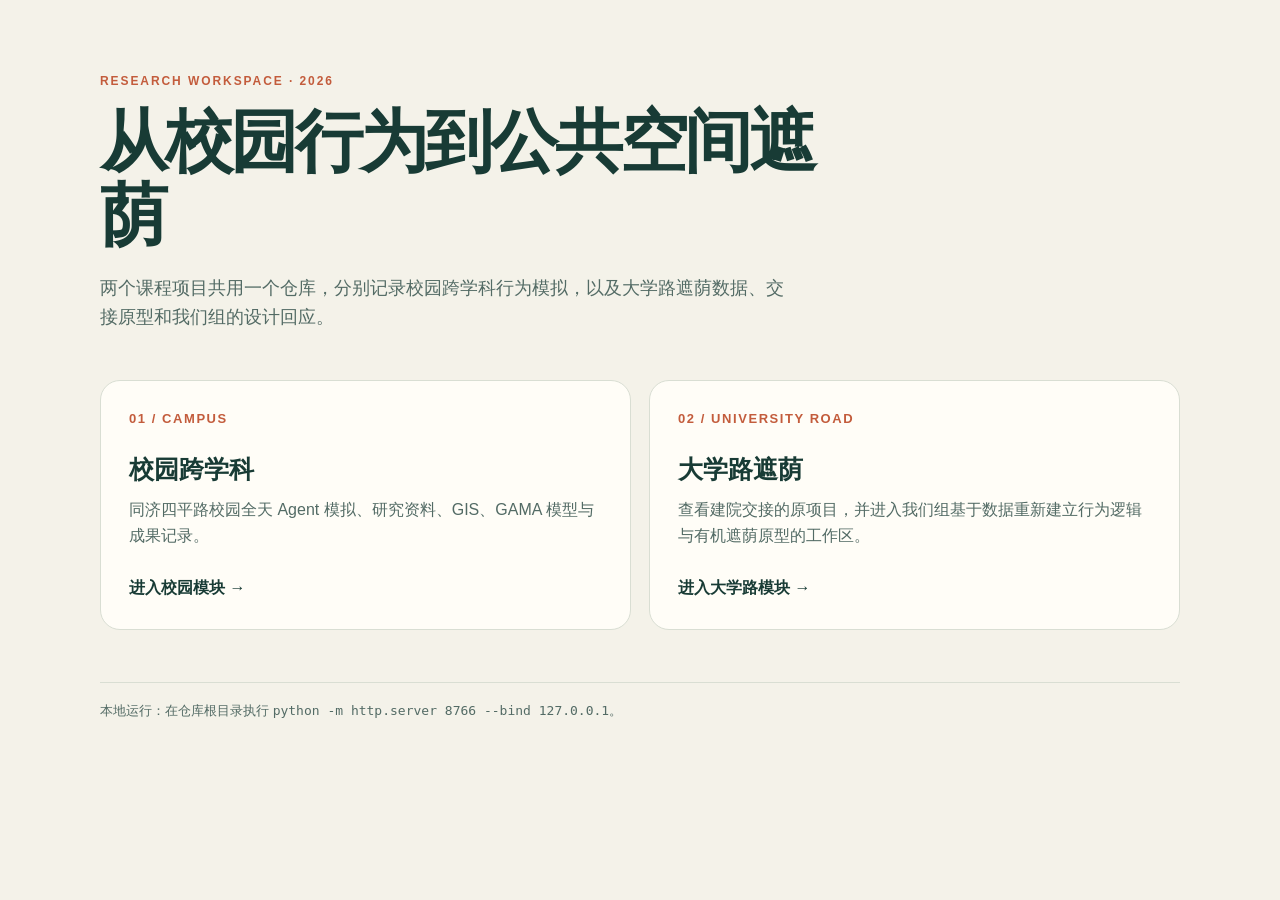
<file: index.html>
<!doctype html>
<html lang="zh-CN">
<head>
  <meta charset="utf-8">
  <meta name="viewport" content="width=device-width, initial-scale=1">
  <meta name="theme-color" content="#183b35">
  <title>课程研究 · 项目入口</title>
  <style>
    :root { color-scheme: light; --ink:#183b35; --muted:#536b65; --paper:#f4f2e9; --card:#fffdf7; --line:#d9ded3; --accent:#c35c3c; }
    * { box-sizing:border-box; }
    body { margin:0; color:var(--ink); background:var(--paper); font:16px/1.6 "Segoe UI","Microsoft YaHei",sans-serif; }
    main { width:min(100% - 40px, 1080px); margin:0 auto; padding:72px 0; }
    .eyebrow { margin:0 0 14px; color:var(--accent); font-size:12px; font-weight:700; letter-spacing:.16em; text-transform:uppercase; }
    h1 { max-width:760px; margin:0; font-size:clamp(36px,7vw,68px); line-height:1.08; letter-spacing:-.045em; }
    .intro { max-width:700px; margin:22px 0 48px; color:var(--muted); font-size:18px; }
    .projects { display:grid; grid-template-columns:repeat(auto-fit,minmax(280px,1fr)); gap:18px; }
    .card { display:flex; min-height:250px; flex-direction:column; padding:28px; border:1px solid var(--line); border-radius:20px; background:var(--card); text-decoration:none; color:inherit; transition:transform .18s ease,border-color .18s ease; }
    .card:hover { transform:translateY(-3px); border-color:var(--accent); }
    .number { color:var(--accent); font-size:13px; font-weight:700; letter-spacing:.12em; }
    h2 { margin:20px 0 8px; font-size:25px; }
    .card p { margin:0; color:var(--muted); }
    .action { margin-top:auto; padding-top:24px; font-weight:700; }
    footer { margin-top:52px; padding-top:18px; border-top:1px solid var(--line); color:var(--muted); font-size:13px; }
    @media (prefers-reduced-motion: reduce) { .card { transition:none; } .card:hover { transform:none; } }
  </style>
</head>
<body>
  <main>
    <p class="eyebrow">Research workspace · 2026</p>
    <h1>从校园行为到公共空间遮荫</h1>
    <p class="intro">两个课程项目共用一个仓库，分别记录校园跨学科行为模拟，以及大学路遮荫数据、交接原型和我们组的设计回应。</p>
    <section class="projects" aria-label="项目模块">
      <a class="card" href="./01_校园跨学科/">
        <span class="number">01 / CAMPUS</span>
        <h2>校园跨学科</h2>
        <p>同济四平路校园全天 Agent 模拟、研究资料、GIS、GAMA 模型与成果记录。</p>
        <span class="action">进入校园模块 →</span>
      </a>
      <a class="card" href="./02_大学路遮荫/">
        <span class="number">02 / UNIVERSITY ROAD</span>
        <h2>大学路遮荫</h2>
        <p>查看建院交接的原项目，并进入我们组基于数据重新建立行为逻辑与有机遮荫原型的工作区。</p>
        <span class="action">进入大学路模块 →</span>
      </a>
    </section>
    <footer>本地运行：在仓库根目录执行 <code>python -m http.server 8766 --bind 127.0.0.1</code>。</footer>
  </main>
</body>
</html>
</file>
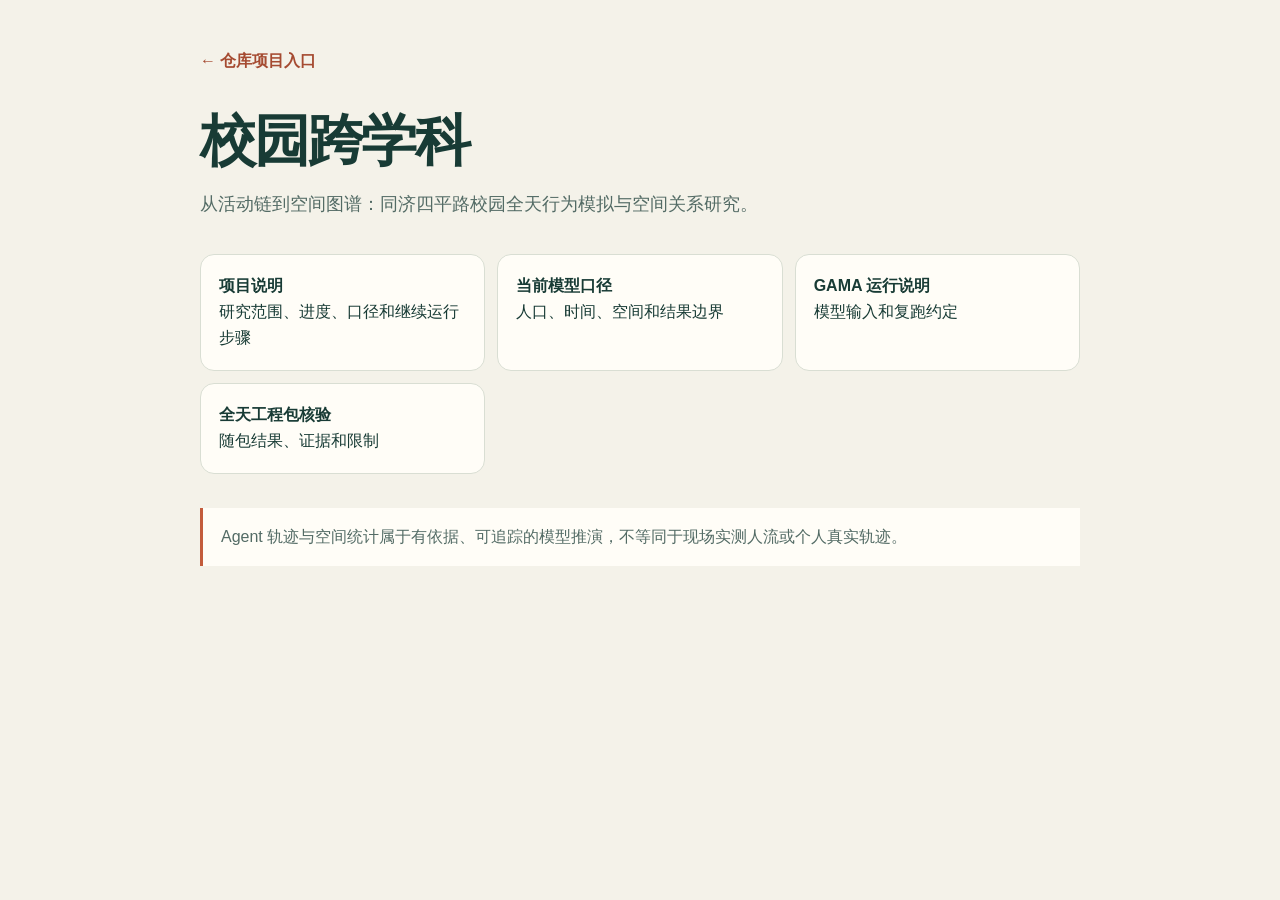
<file: 01_校园跨学科/index.html>
<!doctype html>
<html lang="zh-CN">
<head>
  <meta charset="utf-8"><meta name="viewport" content="width=device-width, initial-scale=1">
  <title>校园跨学科 · 项目入口</title>
  <style>
    body{margin:0;background:#f4f2e9;color:#183b35;font:16px/1.65 "Segoe UI","Microsoft YaHei",sans-serif}main{max-width:880px;margin:auto;padding:48px 24px}.back{color:#a54b31;text-decoration:none;font-weight:700}h1{font-size:clamp(34px,6vw,56px);line-height:1.1;letter-spacing:-.04em;margin:36px 0 12px}.lead{color:#536b65;font-size:18px;max-width:680px}.links{display:grid;grid-template-columns:repeat(auto-fit,minmax(220px,1fr));gap:12px;margin:34px 0}.links a{padding:18px;border:1px solid #d9ded3;border-radius:14px;background:#fffdf7;color:inherit;text-decoration:none}.links a:hover{border-color:#c35c3c}.note{padding:16px 18px;border-left:3px solid #c35c3c;background:#fffdf7;color:#536b65}
  </style>
</head>
<body><main>
  <a class="back" href="../">← 仓库项目入口</a>
  <h1>校园跨学科</h1>
  <p class="lead">从活动链到空间图谱：同济四平路校园全天行为模拟与空间关系研究。</p>
  <div class="links">
    <a href="README.md"><strong>项目说明</strong><br>研究范围、进度、口径和继续运行步骤</a>
    <a href="00_Project_Brief/current_model_scope.md"><strong>当前模型口径</strong><br>人口、时间、空间和结果边界</a>
    <a href="05_GAMA/full_day/run_instructions.md"><strong>GAMA 运行说明</strong><br>模型输入和复跑约定</a>
    <a href="07_Presentation/full_day_gama_validation_20261108.md"><strong>全天工程包核验</strong><br>随包结果、证据和限制</a>
  </div>
  <p class="note">Agent 轨迹与空间统计属于有依据、可追踪的模型推演，不等同于现场实测人流或个人真实轨迹。</p>
</main></body></html>
</file>
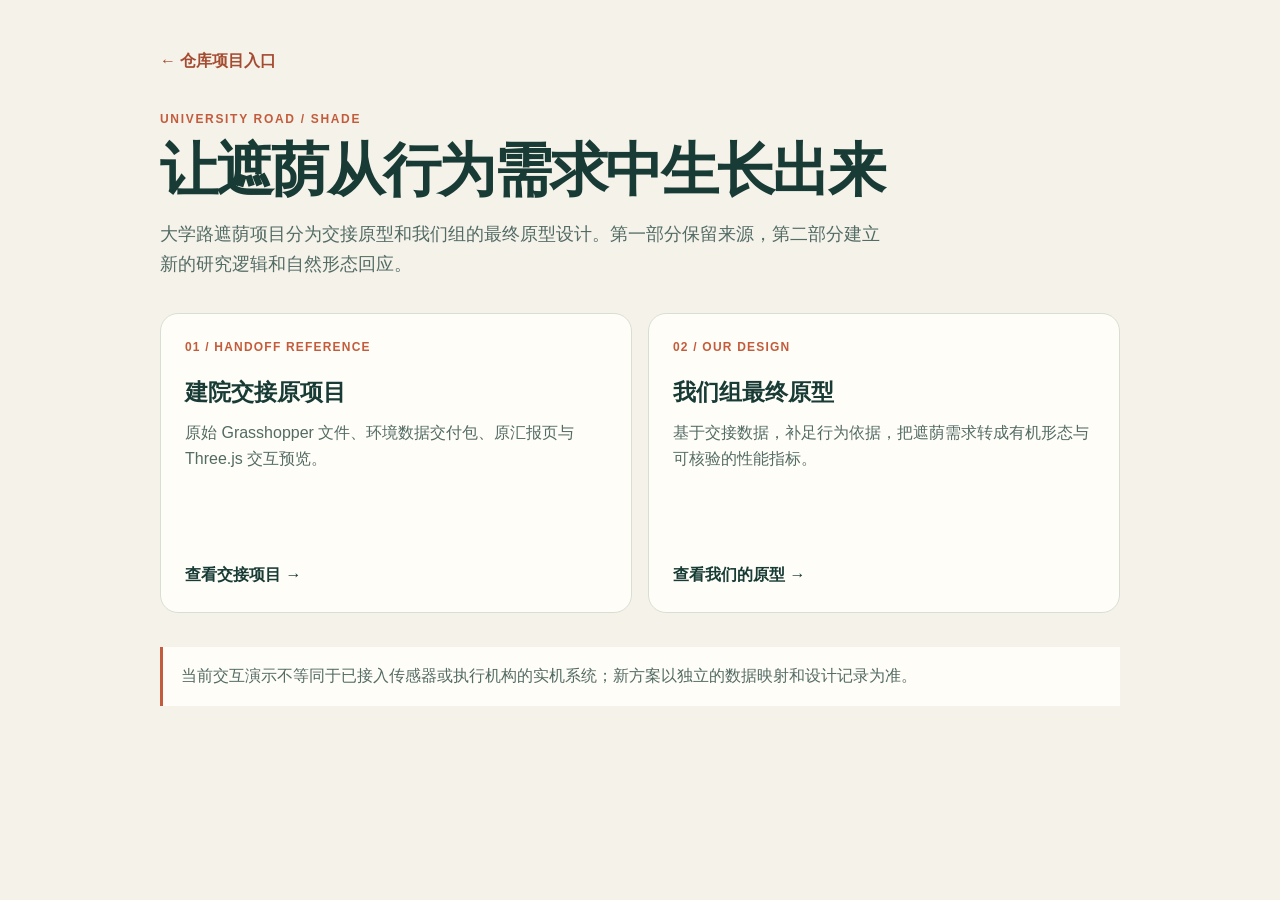
<file: 02_大学路遮荫/index.html>
<!doctype html>
<html lang="zh-CN">
<head>
  <meta charset="utf-8"><meta name="viewport" content="width=device-width, initial-scale=1">
  <title>大学路遮荫 · 项目入口</title>
  <style>
    body{margin:0;background:#f4f2e9;color:#183b35;font:16px/1.65 "Segoe UI","Microsoft YaHei",sans-serif}main{max-width:960px;margin:auto;padding:48px 24px}.back{color:#a54b31;text-decoration:none;font-weight:700}.eyebrow{margin:36px 0 8px;color:#c35c3c;font-size:12px;font-weight:700;letter-spacing:.14em}h1{margin:0;font-size:clamp(34px,6vw,58px);line-height:1.1;letter-spacing:-.04em}.lead{max-width:720px;color:#536b65;font-size:18px}.grid{display:grid;grid-template-columns:repeat(auto-fit,minmax(270px,1fr));gap:16px;margin:34px 0}.card{display:flex;min-height:250px;flex-direction:column;padding:24px;border:1px solid #d9ded3;border-radius:18px;background:#fffdf7;color:inherit;text-decoration:none}.card:hover{border-color:#c35c3c}.tag{color:#c35c3c;font-size:12px;font-weight:700;letter-spacing:.1em}.card h2{font-size:23px;margin:16px 0 8px}.card p{margin:0;color:#536b65}.go{margin-top:auto;padding-top:22px;font-weight:700}.note{padding:16px 18px;border-left:3px solid #c35c3c;background:#fffdf7;color:#536b65}
  </style>
</head>
<body><main>
  <a class="back" href="../">← 仓库项目入口</a>
  <p class="eyebrow">UNIVERSITY ROAD / SHADE</p>
  <h1>让遮荫从行为需求中生长出来</h1>
  <p class="lead">大学路遮荫项目分为交接原型和我们组的最终原型设计。第一部分保留来源，第二部分建立新的研究逻辑和自然形态回应。</p>
  <section class="grid" aria-label="大学路项目子模块">
    <a class="card" href="01_建院交接原项目/">
      <span class="tag">01 / HANDOFF REFERENCE</span><h2>建院交接原项目</h2>
      <p>原始 Grasshopper 文件、环境数据交付包、原汇报页与 Three.js 交互预览。</p>
      <span class="go">查看交接项目 →</span>
    </a>
    <a class="card" href="02_我们组最终原型/">
      <span class="tag">02 / OUR DESIGN</span><h2>我们组最终原型</h2>
      <p>基于交接数据，补足行为依据，把遮荫需求转成有机形态与可核验的性能指标。</p>
      <span class="go">查看我们的原型 →</span>
    </a>
  </section>
  <p class="note">当前交互演示不等同于已接入传感器或执行机构的实机系统；新方案以独立的数据映射和设计记录为准。</p>
</main></body></html>
</file>
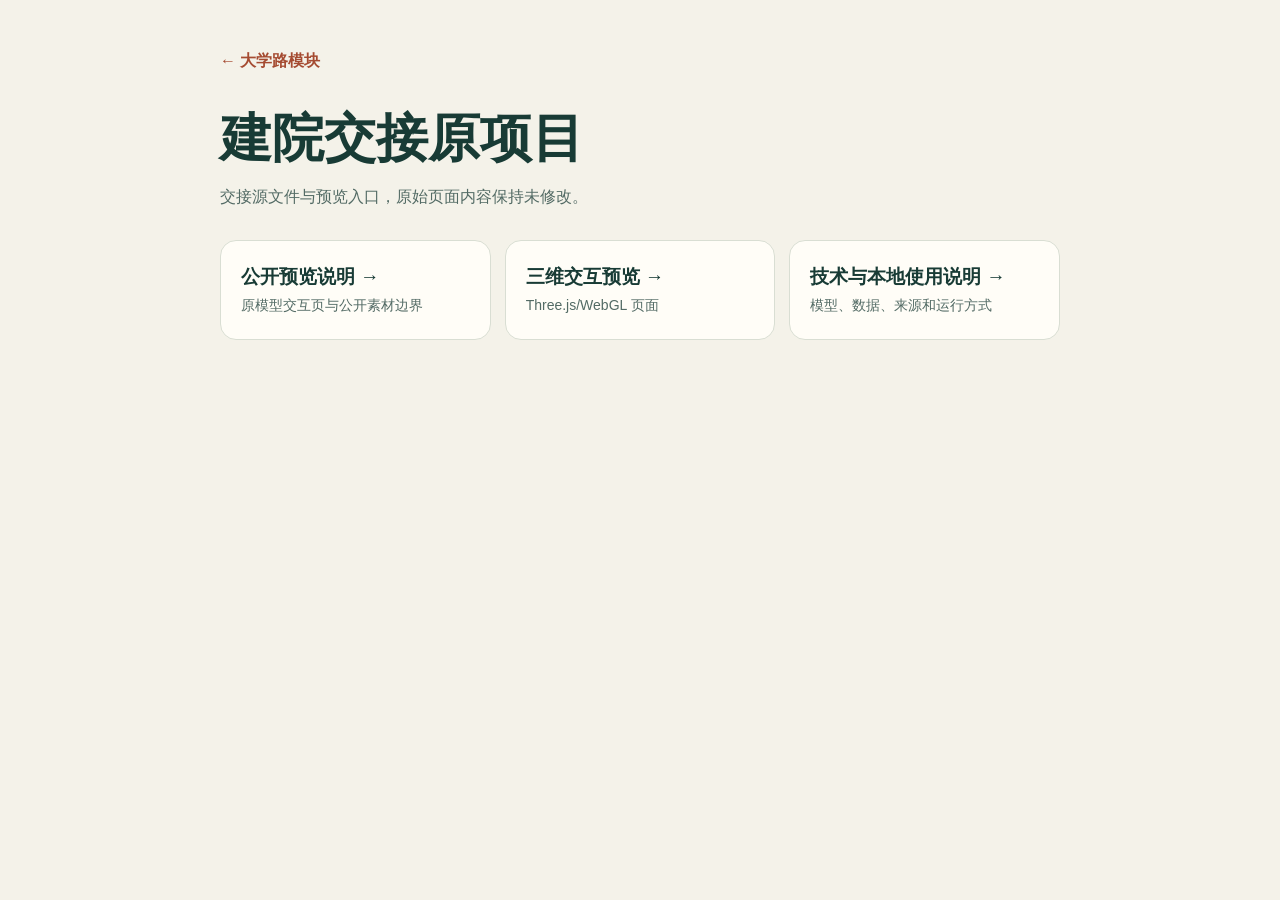
<file: 02_大学路遮荫/01_建院交接原项目/index.html>
<!doctype html>
<html lang="zh-CN"><head><meta charset="utf-8"><meta name="viewport" content="width=device-width, initial-scale=1"><title>建院交接原项目</title>
<style>body{margin:0;background:#f4f2e9;color:#183b35;font:16px/1.65 "Segoe UI","Microsoft YaHei",sans-serif}main{max-width:840px;margin:auto;padding:48px 24px}.back{color:#a54b31;text-decoration:none;font-weight:700}h1{font-size:clamp(32px,6vw,52px);margin:36px 0 12px;line-height:1.1}.lead{color:#536b65}.grid{display:grid;grid-template-columns:repeat(auto-fit,minmax(230px,1fr));gap:14px;margin:30px 0}.grid a{padding:20px;border:1px solid #d9ded3;border-radius:16px;background:#fffdf7;color:inherit;text-decoration:none}.grid a:hover{border-color:#c35c3c}.grid strong{font-size:19px}.small{color:#536b65;font-size:14px}</style></head>
<body><main><a class="back" href="../">← 大学路模块</a><h1>建院交接原项目</h1><p class="lead">交接源文件与预览入口，原始页面内容保持未修改。</p>
<div class="grid"><a href="preview/"><strong>公开预览说明 →</strong><br><span class="small">原模型交互页与公开素材边界</span></a><a href="preview/Attune_知荫_汇报/interactive/index.html"><strong>三维交互预览 →</strong><br><span class="small">Three.js/WebGL 页面</span></a><a href="README.md"><strong>技术与本地使用说明 →</strong><br><span class="small">模型、数据、来源和运行方式</span></a></div></main></body></html>
</file>
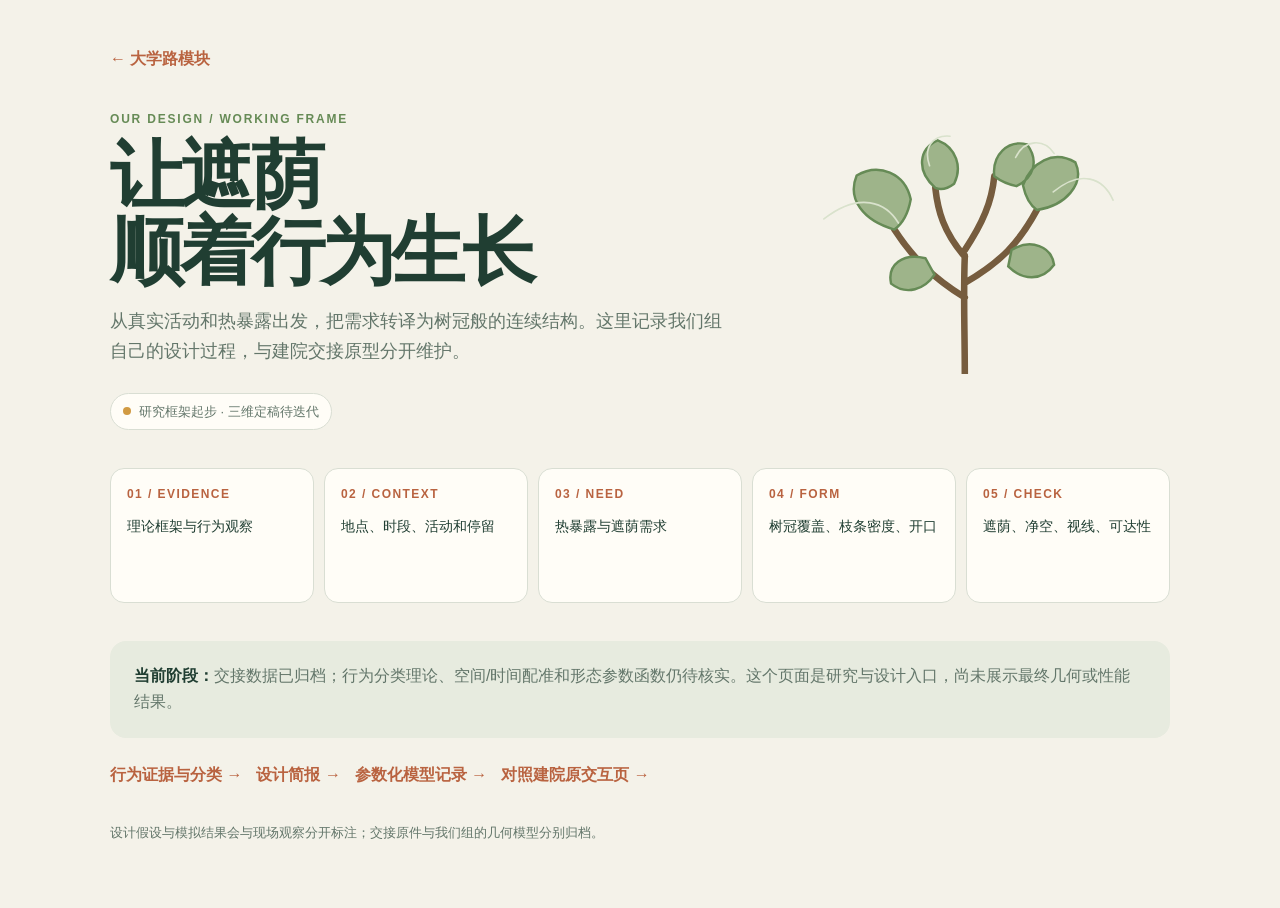
<file: 02_大学路遮荫/02_我们组最终原型/index.html>
<!doctype html>
<html lang="zh-CN"><head><meta charset="utf-8"><meta name="viewport" content="width=device-width, initial-scale=1"><title>我们组最终原型</title><meta http-equiv="refresh" content="0; url=preview/"></head><body><p><a href="preview/">进入我们组原型预览</a></p></body></html>
</file>
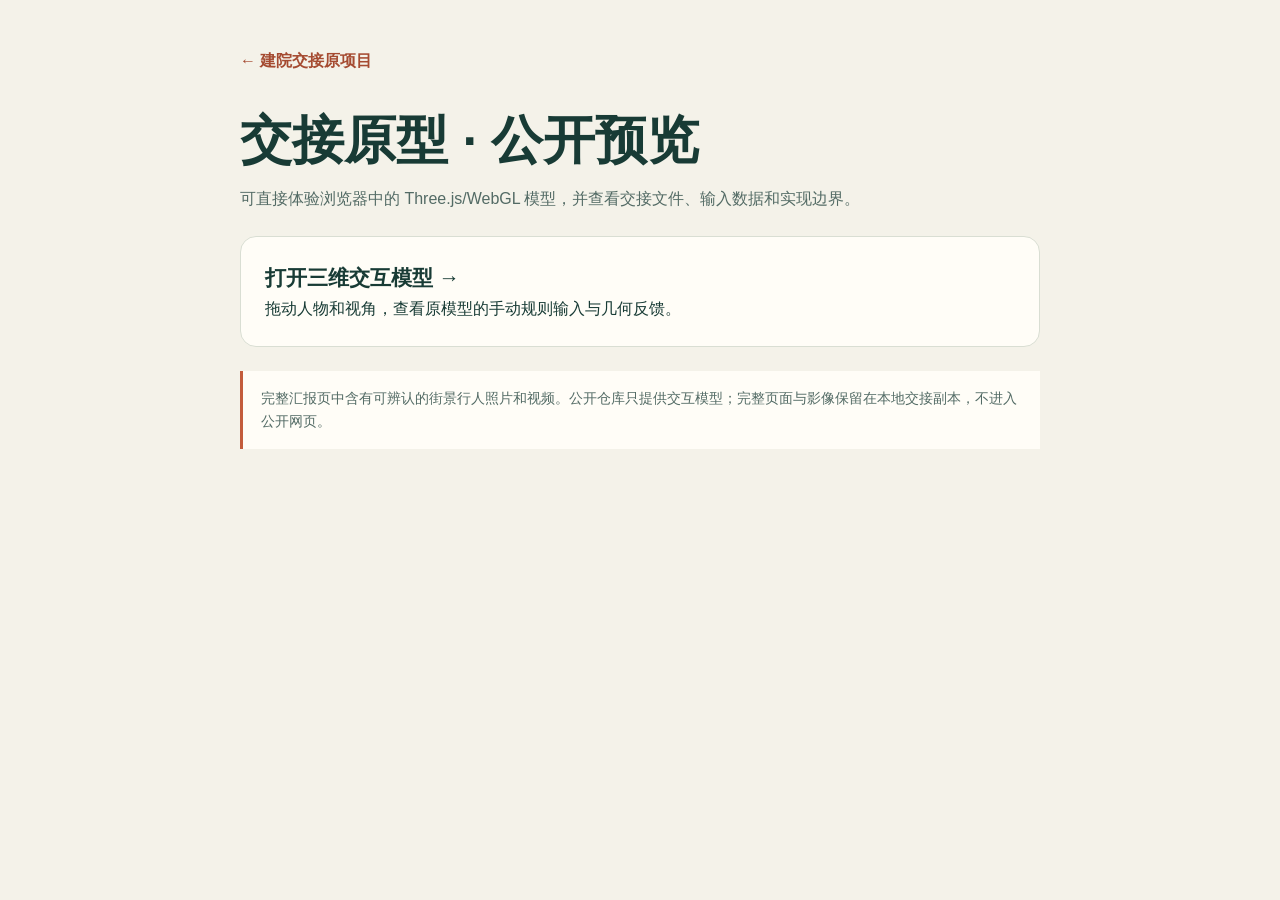
<file: 02_大学路遮荫/01_建院交接原项目/preview/index.html>
<!doctype html>
<html lang="zh-CN"><head><meta charset="utf-8"><meta name="viewport" content="width=device-width, initial-scale=1"><title>建院交接 · 公开预览</title>
<style>body{margin:0;background:#f4f2e9;color:#183b35;font:16px/1.65 "Segoe UI","Microsoft YaHei",sans-serif}main{max-width:800px;margin:auto;padding:48px 24px}.back{color:#a54b31;text-decoration:none;font-weight:700}h1{margin:38px 0 12px;font-size:clamp(32px,6vw,52px);line-height:1.1}.lead,.note{color:#536b65}.card{display:block;margin:24px 0;padding:24px;border:1px solid #d9ded3;border-radius:16px;background:#fffdf7;color:inherit;text-decoration:none}.card:hover{border-color:#c35c3c}.card b{font-size:21px}.note{padding:16px 18px;border-left:3px solid #c35c3c;background:#fffdf7;font-size:14px}</style></head>
<body><main><a class="back" href="../">← 建院交接原项目</a><h1>交接原型 · 公开预览</h1>
<p class="lead">可直接体验浏览器中的 Three.js/WebGL 模型，并查看交接文件、输入数据和实现边界。</p>
<a class="card" href="Attune_知荫_汇报/interactive/index.html"><b>打开三维交互模型 →</b><br>拖动人物和视角，查看原模型的手动规则输入与几何反馈。</a>
<p class="note">完整汇报页中含有可辨认的街景行人照片和视频。公开仓库只提供交互模型；完整页面与影像保留在本地交接副本，不进入公开网页。</p>
</main></body></html>
</file>
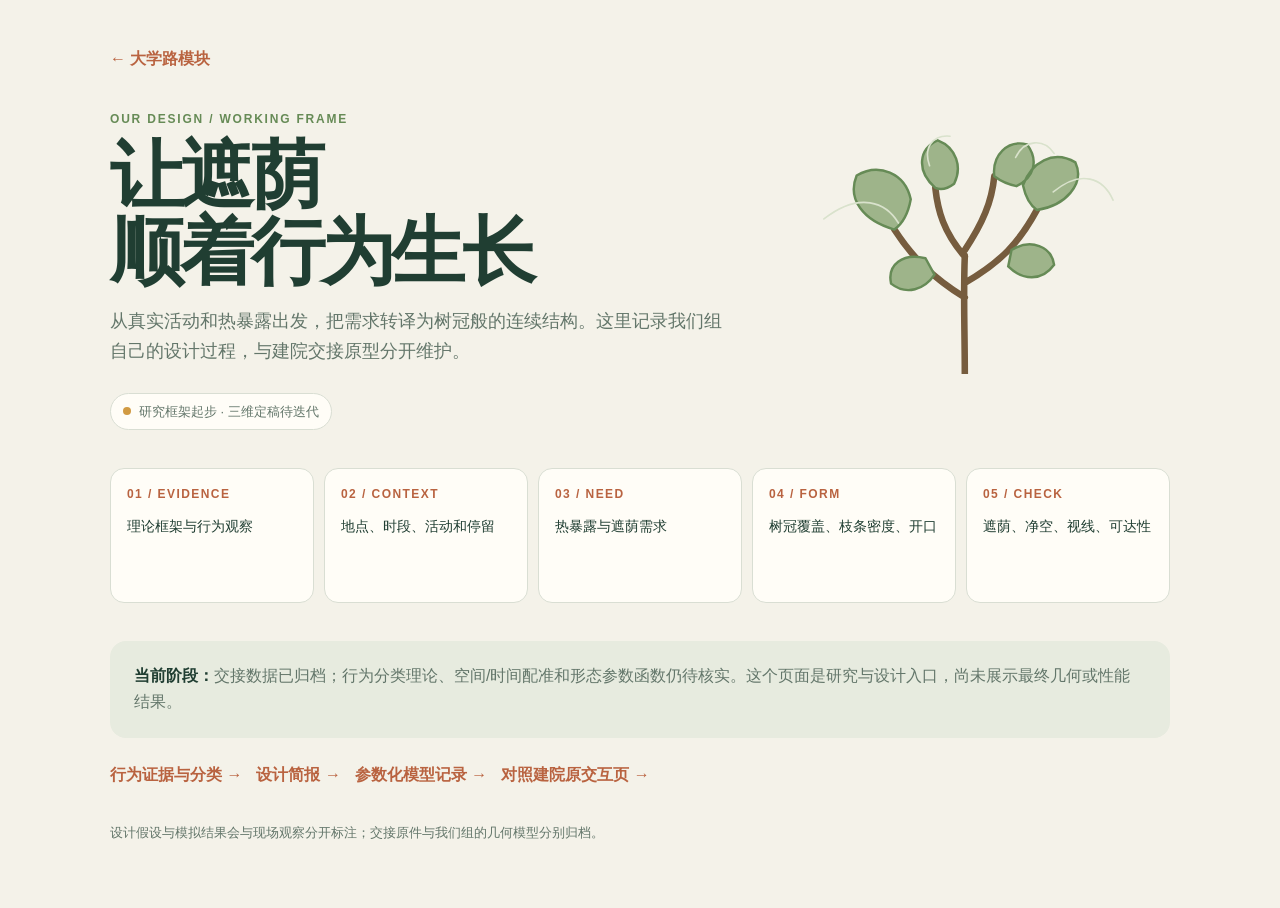
<file: 02_大学路遮荫/02_我们组最终原型/preview/index.html>
<!doctype html>
<html lang="zh-CN"><head><meta charset="utf-8"><meta name="viewport" content="width=device-width, initial-scale=1"><meta name="theme-color" content="#203e32"><title>大学路 · 我们组原型</title>
<style>
 :root{--ink:#203e32;--muted:#63766a;--paper:#f4f2e9;--card:#fffdf7;--line:#d9ded3;--leaf:#668b56;--earth:#b96340}*{box-sizing:border-box}body{margin:0;background:var(--paper);color:var(--ink);font:16px/1.65 "Segoe UI","Microsoft YaHei",sans-serif}main{width:min(100% - 40px,1060px);margin:auto;padding:46px 0 64px}.back{color:var(--earth);text-decoration:none;font-weight:700}.eyebrow{margin:38px 0 8px;color:var(--leaf);font-size:12px;font-weight:700;letter-spacing:.15em}.hero{display:grid;grid-template-columns:1.2fr .8fr;gap:36px;align-items:center}h1{font-size:clamp(38px,7vw,74px);line-height:1.02;letter-spacing:-.05em;margin:0}.lead{max-width:620px;color:var(--muted);font-size:18px}.canopy{width:100%;height:auto;min-height:220px}.status{display:inline-flex;align-items:center;gap:8px;margin-top:8px;padding:7px 12px;border:1px solid #d9ded3;border-radius:999px;color:var(--muted);font-size:13px;background:var(--card)}.status:before{content:"";width:8px;height:8px;border-radius:50%;background:#d19a42}.flow{display:grid;grid-template-columns:repeat(5,1fr);gap:10px;margin:38px 0}.step{min-height:135px;padding:16px;border:1px solid var(--line);border-radius:14px;background:var(--card)}.step b{display:block;margin-bottom:8px;color:var(--earth);font-size:12px;letter-spacing:.12em}.step span{font-size:14px}.panel{padding:22px 24px;border-radius:16px;background:#e7ebdf;color:var(--muted)}.panel strong{color:var(--ink)}.links{display:flex;gap:14px;flex-wrap:wrap;margin-top:24px}.links a{color:var(--earth);font-weight:700;text-decoration:none}.links a:hover{text-decoration:underline}footer{margin-top:34px;color:var(--muted);font-size:13px}@media(max-width:740px){.hero{grid-template-columns:1fr;gap:12px}.canopy{max-height:230px}.flow{grid-template-columns:1fr 1fr}.step:last-child{grid-column:1/-1}}@media(prefers-reduced-motion:reduce){*{scroll-behavior:auto}}
</style></head>
<body><main>
 <a class="back" href="../">← 大学路模块</a>
 <section class="hero"><div><p class="eyebrow">OUR DESIGN / WORKING FRAME</p><h1>让遮荫<br>顺着行为生长</h1><p class="lead">从真实活动和热暴露出发，把需求转译为树冠般的连续结构。这里记录我们组自己的设计过程，与建院交接原型分开维护。</p><span class="status">研究框架起步 · 三维定稿待迭代</span></div>
 <svg class="canopy" viewBox="0 0 500 300" role="img" aria-label="由枝干分叉形成的树冠概念示意"><path d="M250 300 C250 245 248 207 250 156 M250 207 C210 182 186 158 164 124 M250 189 C294 164 317 139 338 100 M250 157 C224 127 217 101 214 73 M250 149 C272 116 283 90 286 59" fill="none" stroke="#765c3e" stroke-width="8" stroke-linecap="round"/><path d="M164 124 C126 113 106 87 118 58 C145 42 177 55 184 87 C181 104 175 116 164 124Z M338 100 C373 95 397 68 385 42 C358 26 331 42 321 70 C324 84 329 94 338 100Z M214 73 C190 52 194 25 217 15 C240 24 247 48 237 68 C229 74 221 76 214 73Z M286 59 C283 33 302 14 326 20 C341 40 334 61 313 71 C303 69 294 65 286 59Z M202 159 C174 152 155 167 160 190 C179 205 201 197 213 179Z M307 149 C331 134 356 145 359 167 C344 188 320 186 303 169Z" fill="#9eb48a" stroke="#668b56" stroke-width="3"/><path d="M78 111 C122 77 154 91 169 116 M358 78 C392 50 419 61 431 88 M207 46 C199 24 211 8 232 10 M312 36 C323 13 347 13 359 31" fill="none" stroke="#d9e2cc" stroke-width="2" stroke-linecap="round"/></svg></section>
 <section class="flow" aria-label="行为到形态的研究链"><div class="step"><b>01 / EVIDENCE</b><span>理论框架与行为观察</span></div><div class="step"><b>02 / CONTEXT</b><span>地点、时段、活动和停留</span></div><div class="step"><b>03 / NEED</b><span>热暴露与遮荫需求</span></div><div class="step"><b>04 / FORM</b><span>树冠覆盖、枝条密度、开口</span></div><div class="step"><b>05 / CHECK</b><span>遮荫、净空、视线、可达性</span></div></section>
 <section class="panel"><strong>当前阶段：</strong>交接数据已归档；行为分类理论、空间/时间配准和形态参数函数仍待核实。这个页面是研究与设计入口，尚未展示最终几何或性能结果。</section>
 <nav class="links"><a href="../research/behavior_evidence.md">行为证据与分类 →</a><a href="../design/design_brief.md">设计简报 →</a><a href="../model/README.md">参数化模型记录 →</a><a href="../../01_建院交接原项目/preview/Attune_知荫_汇报/interactive/index.html">对照建院原交互页 →</a></nav>
 <footer>设计假设与模拟结果会与现场观察分开标注；交接原件与我们组的几何模型分别归档。</footer>
</main></body></html>
</file>
